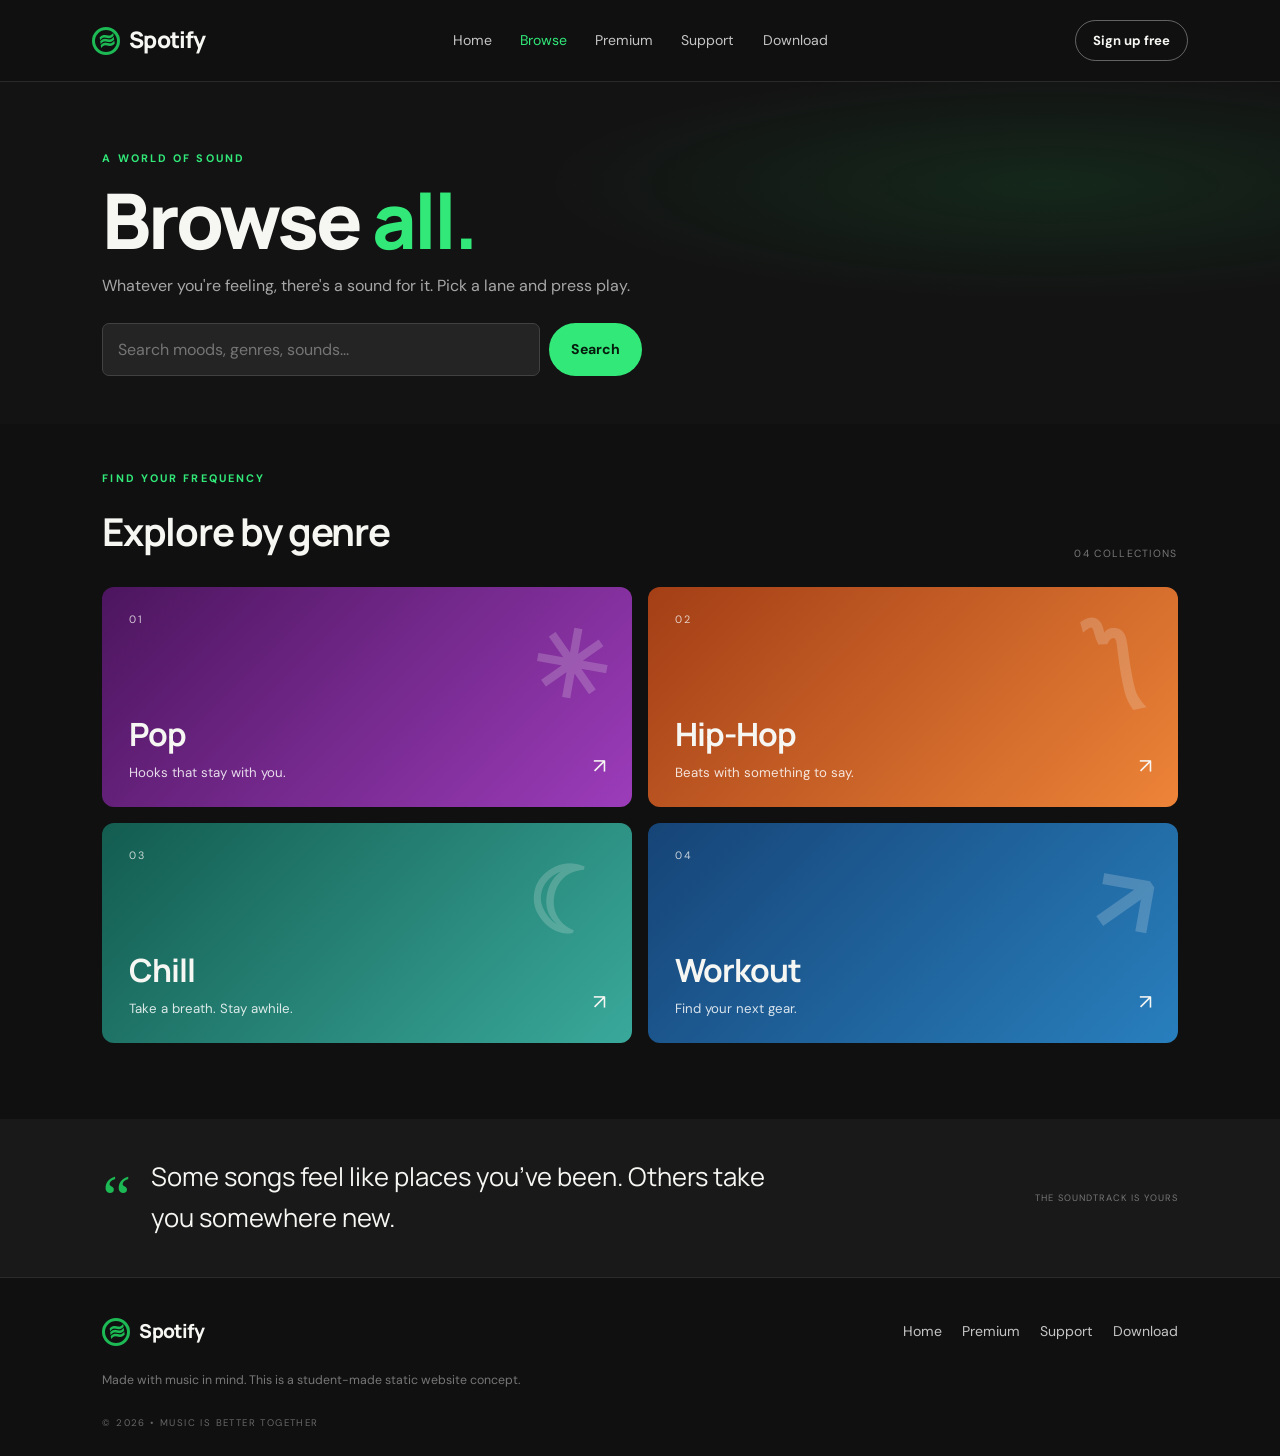
<file: browse.html>
<!DOCTYPE html>
<html lang="en">
<head>
  <meta charset="UTF-8">
  <meta name="viewport" content="width=device-width, initial-scale=1.0">
  <title>Browse Music — Spotify</title>
  <link rel="stylesheet" href="style.css">
</head>
<body>
  <header class="site-header">
    <a class="brand" href="index.html" aria-label="Spotify home"><span class="brand-mark">●</span> Spotify</a>
    <nav class="main-nav" aria-label="Main navigation">
      <a href="index.html">Home</a><a class="active" href="browse.html">Browse</a><a href="index.html#premium">Premium</a><a href="index.html#support">Support</a><a href="index.html#download">Download</a>
    </nav>
    <a class="nav-cta" href="signup.html">Sign up free</a>
  </header>

  <main class="page-main">
    <section class="page-intro">
      <p class="eyebrow">A WORLD OF SOUND</p>
      <h1 id="page-title">Browse <span>all.</span></h1>
      <p>Whatever you're feeling, there's a sound for it. Pick a lane and press play.</p>
      <form class="search-form" action="browse.html" method="get">
        <label class="sr-only" for="music-search">Search music genres</label>
        <input id="music-search" type="search" name="q" placeholder="Search moods, genres, sounds..." aria-label="Search moods and genres">
        <button type="submit" class="button button-green">Search</button>
      </form>
    </section>

    <section class="section-wrap browse-section">
      <div class="section-heading"><div><p class="eyebrow">FIND YOUR FREQUENCY</p><h2>Explore by genre</h2></div><span class="muted-label">04 COLLECTIONS</span></div>
      <div class="genre-grid">
        <a class="genre-card genre-pop" href="playlist.html"><span class="genre-number">01</span><span class="genre-symbol">✳</span><div><h2>Pop</h2><p>Hooks that stay with you.</p></div><span class="genre-arrow">↗</span></a>
        <a class="genre-card genre-hiphop" href="playlist.html"><span class="genre-number">02</span><span class="genre-symbol">〽</span><div><h2>Hip-Hop</h2><p>Beats with something to say.</p></div><span class="genre-arrow">↗</span></a>
        <a class="genre-card genre-chill" href="playlist.html"><span class="genre-number">03</span><span class="genre-symbol">☾</span><div><h2>Chill</h2><p>Take a breath. Stay awhile.</p></div><span class="genre-arrow">↗</span></a>
        <a class="genre-card genre-workout" href="playlist.html"><span class="genre-number">04</span><span class="genre-symbol">↗</span><div><h2>Workout</h2><p>Find your next gear.</p></div><span class="genre-arrow">↗</span></a>
      </div>
    </section>
    <section class="quote-strip"><span class="quote-mark">“</span><p>Some songs feel like places you’ve been. Others take you somewhere new.</p><span class="quote-credit">THE SOUNDTRACK IS YOURS</span></section>
  </main>

  <footer class="site-footer" id="support">
    <a class="brand footer-brand" href="index.html"><span class="brand-mark">●</span> Spotify</a>
    <div class="footer-links"><a href="index.html">Home</a><a href="index.html#premium">Premium</a><a href="#support">Support</a><a href="index.html#download">Download</a></div>
    <p>Made with music in mind. This is a student-made static website concept.</p>
    <span class="footer-note">© 2026 • MUSIC IS BETTER TOGETHER</span>
  </footer>
</body>
</html>
</file>
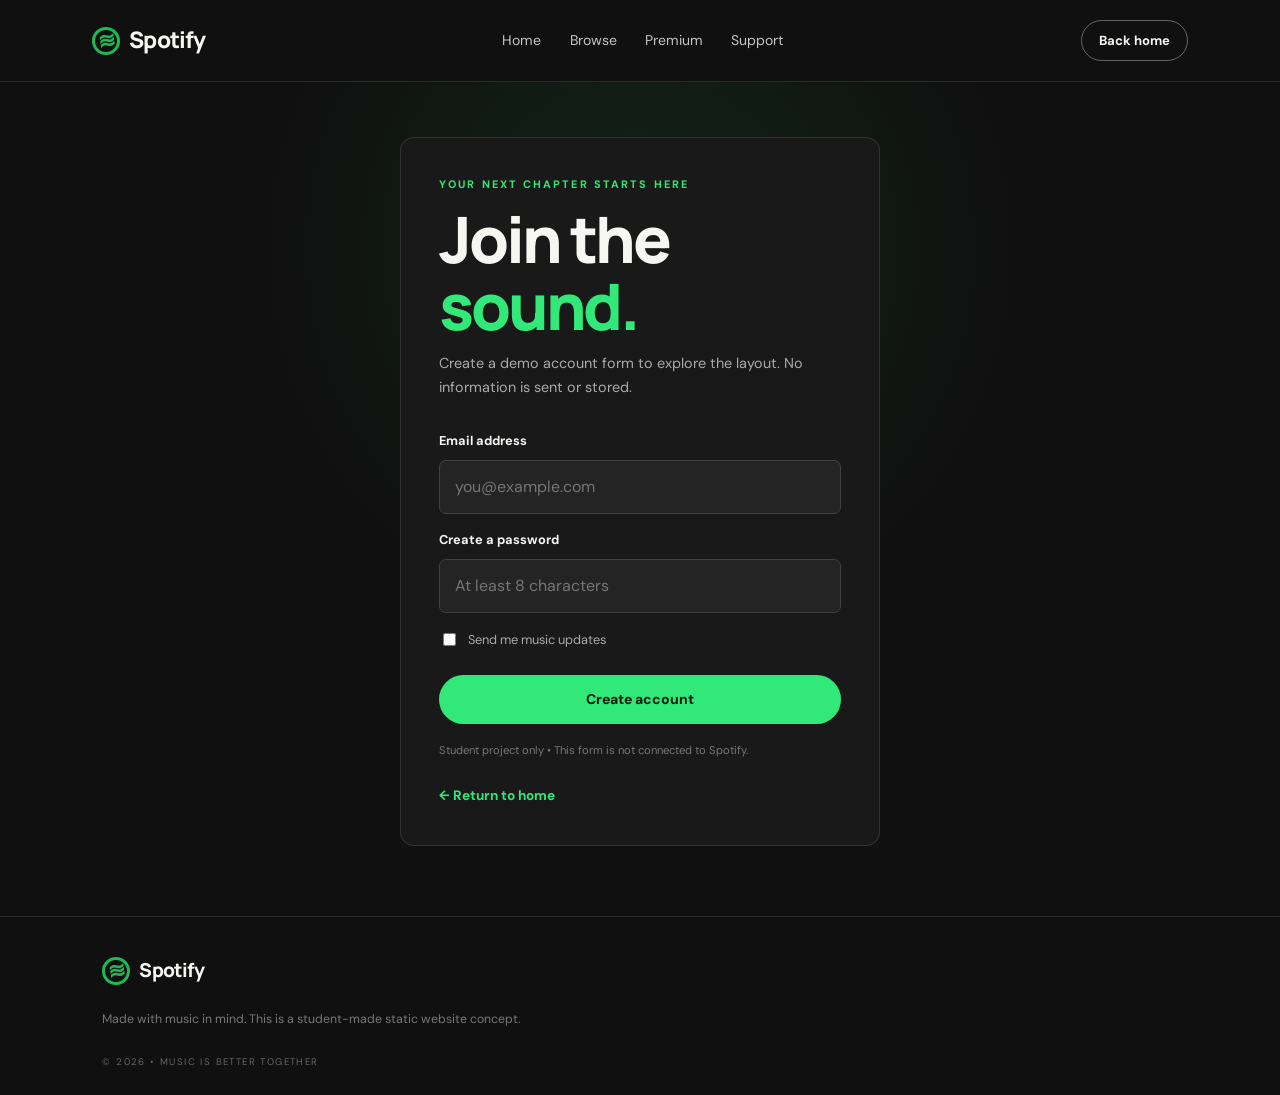
<file: signup.html>
<!DOCTYPE html>
<html lang="en">
<head>
  <meta charset="UTF-8">
  <meta name="viewport" content="width=device-width, initial-scale=1.0">
  <title>Sign Up — Spotify Concept</title>
  <link rel="stylesheet" href="style.css">
</head>
<body>
  <header class="site-header">
    <a class="brand" href="index.html"><span class="brand-mark">●</span> Spotify</a>
    <nav class="main-nav" aria-label="Main navigation"><a href="index.html">Home</a><a href="browse.html">Browse</a><a href="index.html#premium">Premium</a><a href="index.html#support">Support</a></nav>
    <a class="nav-cta" href="index.html">Back home</a>
  </header>
  <main class="signup-main">
    <section class="signup-card">
      <p class="eyebrow">YOUR NEXT CHAPTER STARTS HERE</p>
      <h1>Join the <span>sound.</span></h1>
      <p>Create a demo account form to explore the layout. No information is sent or stored.</p>
      <form class="signup-form" action="#" method="get">
        <label for="email">Email address</label>
        <input id="email" name="email" type="email" placeholder="you@example.com" required>
        <label for="password">Create a password</label>
        <input id="password" name="password" type="password" placeholder="At least 8 characters" minlength="8" required>
        <label class="checkbox-label"><input type="checkbox" name="updates"> Send me music updates</label>
        <button class="button button-green" type="submit">Create account</button>
      </form>
      <p class="form-footnote">Student project only • This form is not connected to Spotify.</p>
      <a class="text-link" href="index.html">← Return to home</a>
    </section>
  </main>
  <footer class="site-footer"><a class="brand footer-brand" href="index.html"><span class="brand-mark">●</span> Spotify</a><p>Made with music in mind. This is a student-made static website concept.</p><span class="footer-note">© 2026 • MUSIC IS BETTER TOGETHER</span></footer>
</body>
</html>
</file>
<file: style.css>
@import url('https://fonts.googleapis.com/css2?family=DM+Sans:wght@400;500;600;700&family=Manrope:wght@400;500;600;700;800&display=swap');

:root {
  --green: #1DB954;
  --green-bright: #31e879;
  --black: #191414;
  --background: #101010;
  --panel: #191919;
  --panel-light: #222222;
  --muted: #a7a7a7;
  --white: #f6f6f3;
  --line: rgba(255,255,255,.11);
}
* { box-sizing: border-box; }
html { scroll-behavior: smooth; }
body { margin: 0; background: var(--background); color: var(--white); font-family: 'DM Sans', sans-serif; line-height: 1.6; }
a { color: inherit; text-decoration: none; }
img { display: block; max-width: 100%; }
.site-header { min-height: 82px; padding: 0 7.2%; display: flex; align-items: center; justify-content: space-between; gap: 28px; border-bottom: 1px solid var(--line); background: rgba(16,16,16,.94); }
.brand { display: inline-flex; align-items: center; gap: 9px; font-family: 'Manrope', sans-serif; font-size: 1.42rem; font-weight: 800; letter-spacing: -.8px; white-space: nowrap; }
.brand-mark { width: 28px; height: 28px; display: inline-flex; align-items: center; justify-content: center; border: 3px solid var(--green); color: var(--green); border-radius: 50%; font-size: 0; position: relative; }
.brand-mark::after { content: '≋'; position: absolute; font-size: 21px; font-weight: 800; line-height: 1; transform: rotate(-8deg); }
.main-nav { display: flex; align-items: center; justify-content: center; gap: clamp(13px, 2.2vw, 32px); }
.main-nav a, .footer-links a { color: #c5c5c5; font-size: .88rem; transition: color .2s ease; }
.main-nav a:hover, .main-nav a.active, .footer-links a:hover { color: var(--green-bright); }
.nav-cta { border: 1px solid rgba(255,255,255,.35); border-radius: 999px; padding: 9px 17px; font-size: .82rem; font-weight: 700; white-space: nowrap; transition: .2s ease; }
.nav-cta:hover { background: var(--white); color: var(--black); }
.hero { min-height: 535px; padding: 70px 10% 65px; display: flex; align-items: center; justify-content: space-between; gap: 60px; overflow: hidden; background: radial-gradient(ellipse at 76% 48%, rgba(29,185,84,.13), transparent 35%), linear-gradient(120deg, #101010 35%, #141b16 100%); }
.hero-copy { max-width: 600px; position: relative; z-index: 1; }
.eyebrow { color: var(--green-bright); font-size: .68rem; font-weight: 700; letter-spacing: 2.1px; margin: 0 0 13px; }
h1, h2, h3, p { margin-top: 0; }
h1, h2, h3 { font-family: 'Manrope', sans-serif; }
.hero h1, .page-intro h1, .playlist-info h1, .signup-card h1 { font-size: clamp(2.8rem, 5vw, 5.2rem); line-height: 1.04; letter-spacing: -3px; margin: 0 0 22px; font-weight: 800; }
h1 span, h2 span { color: var(--green-bright); }
.hero-description { max-width: 480px; color: #b6b6b6; font-size: 1.02rem; line-height: 1.8; }
.hero-actions { display: flex; flex-wrap: wrap; gap: 13px; margin-top: 28px; }
.button { display: inline-flex; justify-content: center; align-items: center; gap: 10px; border: 0; border-radius: 999px; padding: 13px 22px; font: inherit; font-size: .88rem; font-weight: 700; cursor: pointer; transition: transform .2s ease, background .2s ease, color .2s ease; }
.button:hover { transform: translateY(-2px); }
.button-green { color: #071b0d; background: var(--green-bright); }
.button-green:hover { background: #75f5a4; }
.button-outline { border: 1px solid #686868; color: var(--white); background: transparent; }
.button-outline:hover { border-color: var(--white); }
.button-dark { background: var(--black); color: white; }
.button-dark:hover { background: #333; }
.micro-copy { color: #737373; font-size: .76rem; margin: 19px 0 0; letter-spacing: .2px; }
.hero-art { width: min(37vw, 390px); min-width: 270px; aspect-ratio: 1; position: relative; display: grid; place-items: center; }
.art-orbit { position: absolute; border: 1px solid rgba(49,232,121,.2); border-radius: 50%; }
.orbit-one { inset: 4%; }
.orbit-two { inset: 15%; border-style: dashed; }
.art-disc { width: 61%; aspect-ratio: 1; border-radius: 50%; display: grid; place-items: center; color: #101010; font-size: 5.4rem; background: radial-gradient(circle at 30% 25%, #b5ffcb, #31e879 36%, #147d3b 100%); box-shadow: 0 0 90px rgba(29,185,84,.19); transform: rotate(-16deg); }
.art-disc::before, .art-disc::after { content: ''; position: absolute; inset: 13%; border: 1px solid rgba(0,0,0,.16); border-radius: 50%; }
.art-disc::after { inset: 27%; }
.art-disc span { z-index: 1; font-size: 5rem; }
.floating-note { position: absolute; color: var(--green-bright); font-size: 2.5rem; font-weight: 700; }
.note-one { top: 7%; right: 11%; transform: rotate(13deg); }
.note-two { left: 8%; bottom: 13%; transform: rotate(-12deg); }
.art-caption { position: absolute; right: -2%; bottom: 11%; background: #202820; border: 1px solid rgba(49,232,121,.25); border-radius: 7px; padding: 10px 13px; font-size: .57rem; letter-spacing: 1.4px; color: #d9ffe5; }
.live-dot { display: inline-block; width: 6px; height: 6px; background: var(--green-bright); border-radius: 50%; margin-right: 7px; }
.section-wrap { padding: 62px 8% 76px; }
.section-heading { display: flex; align-items: end; justify-content: space-between; gap: 20px; margin-bottom: 25px; }
.section-heading h2 { font-size: clamp(1.7rem, 3vw, 2.5rem); letter-spacing: -1.3px; margin: 0; }
.text-link { color: var(--green-bright); font-size: .85rem; font-weight: 700; }
.text-link span { margin-left: 5px; }
.text-link:hover { color: white; }
.playlist-grid { display: grid; grid-template-columns: repeat(3, minmax(0,1fr)); gap: 19px; }
.playlist-card { position: relative; overflow: hidden; border-radius: 12px; background: var(--panel); border: 1px solid var(--line); transition: transform .25s ease, border-color .25s ease; }
.playlist-card:hover { transform: translateY(-5px); border-color: rgba(49,232,121,.45); }
.playlist-card img { width: 100%; aspect-ratio: 1.35; object-fit: cover; filter: saturate(.8); }
.card-content { padding: 20px 20px 22px; }
.card-kicker { color: var(--green-bright); font-size: .61rem; letter-spacing: 1.5px; font-weight: 700; }
.card-content h3 { margin: 9px 0 5px; font-size: 1.18rem; }
.card-content p { color: var(--muted); margin: 0; font-size: .84rem; }
.play-fab { position: absolute; right: 18px; top: calc(100% - 117px); width: 43px; height: 43px; border-radius: 50%; background: var(--green-bright); color: #071b0d; display: grid; place-items: center; font-size: .82rem; box-shadow: 0 7px 20px #0007; opacity: 0; transform: translateY(8px); transition: .2s ease; }
.playlist-card:hover .play-fab { opacity: 1; transform: translateY(0); }
.wide-banner { margin: 0 8% 65px; padding: 34px 39px; display: flex; align-items: center; justify-content: space-between; gap: 25px; border-radius: 13px; background: var(--green); color: #0b1c10; }
.wide-banner .eyebrow { color: #164d2a; }
.wide-banner h2 { font-size: clamp(1.5rem, 3vw, 2.4rem); margin: 0 0 5px; letter-spacing: -1px; }
.wide-banner p:not(.eyebrow) { margin: 0; font-size: .9rem; color: #163c24; }
.site-footer { padding: 38px 8% 26px; border-top: 1px solid var(--line); display: flex; align-items: center; flex-wrap: wrap; justify-content: space-between; gap: 24px; }
.footer-brand { font-size: 1.2rem; }
.footer-links { display: flex; flex-wrap: wrap; gap: 20px; }
.site-footer > p { flex-basis: 100%; margin: 0; color: #777; font-size: .77rem; }
.footer-note { color: #666; font-size: .6rem; letter-spacing: 1.4px; }
.page-main { min-height: 60vh; }
.page-intro { padding: 68px 8% 48px; background: radial-gradient(ellipse at 82% 30%, rgba(29,185,84,.12), transparent 34%), #131313; }
.page-intro h1 { font-size: clamp(3.1rem, 6vw, 5rem); margin-bottom: 13px; }
.page-intro > p:not(.eyebrow) { max-width: 540px; color: var(--muted); margin-bottom: 24px; }
.search-form { max-width: 540px; display: flex; gap: 9px; }
.search-form input, .signup-form input { width: 100%; min-width: 0; background: #242424; color: white; border: 1px solid #414141; border-radius: 7px; padding: 13px 15px; font: inherit; outline: none; }
.search-form input:focus, .signup-form input:focus { border-color: var(--green-bright); box-shadow: 0 0 0 3px rgba(49,232,121,.1); }
.browse-section { padding-top: 46px; }
.muted-label { color: #777; font-size: .65rem; letter-spacing: 1.3px; }
.genre-grid { display: grid; grid-template-columns: repeat(2, minmax(0,1fr)); gap: 16px; }
.genre-card { min-height: 220px; padding: 24px 27px; border-radius: 12px; position: relative; overflow: hidden; display: flex; flex-direction: column; justify-content: space-between; transition: transform .2s ease, filter .2s ease; }
.genre-card:hover { transform: translateY(-4px); filter: brightness(1.1); }
.genre-pop { background: linear-gradient(135deg, #4c155e, #9c3cba); }
.genre-hiphop { background: linear-gradient(135deg, #a33e16, #ed8438); }
.genre-chill { background: linear-gradient(135deg, #135c50, #39a99b); }
.genre-workout { background: linear-gradient(135deg, #164477, #287fbd); }
.genre-number { font-size: .67rem; letter-spacing: 1.5px; opacity: .8; }
.genre-symbol { position: absolute; top: 8px; right: 24px; font-size: 5.7rem; font-weight: 800; opacity: .2; transform: rotate(10deg); }
.genre-card h2 { font-size: 2rem; margin: 0 0 2px; letter-spacing: -1px; }
.genre-card p { margin: 0; font-size: .83rem; color: #ffffffd6; }
.genre-arrow { position: absolute; bottom: 25px; right: 26px; font-size: 1.3rem; }
.quote-strip { padding: 38px 8%; background: #191919; display: flex; align-items: center; gap: 20px; }
.quote-mark { color: var(--green); font-family: Georgia, serif; font-size: 4rem; line-height: 1; }
.quote-strip p { margin: 0; max-width: 640px; font-family: 'Manrope', sans-serif; font-size: clamp(1.1rem, 2vw, 1.6rem); }
.quote-credit { margin-left: auto; color: #777; font-size: .58rem; letter-spacing: 1px; white-space: nowrap; }
.playlist-page { padding-top: 25px; }
.back-link { display: inline-block; margin: 0 8% 22px; color: #aaa; font-size: .84rem; }
.back-link:hover { color: var(--green-bright); }
.playlist-hero { padding: 32px 8% 50px; display: flex; align-items: end; gap: clamp(25px, 5vw, 60px); background: radial-gradient(ellipse at 23% 45%, rgba(29,185,84,.16), transparent 50%), #171717; }
.playlist-cover { width: min(32%, 300px); aspect-ratio: 1; object-fit: cover; border-radius: 8px; box-shadow: 0 15px 35px #0006; }
.playlist-info { max-width: 650px; }
.playlist-info h1 { font-size: clamp(2.5rem, 5vw, 4.7rem); margin-bottom: 16px; }
.playlist-description { color: #b5b5b5; max-width: 550px; }
.playlist-meta { color: #999; font-size: .8rem; margin: 17px 0 20px; }
.playlist-meta strong { color: white; }
.play-button { min-width: 112px; }
.tracks-section { padding: 54px 8% 40px; }
.table-wrap { overflow-x: auto; }
table { width: 100%; border-collapse: collapse; text-align: left; font-size: .87rem; }
thead { color: #888; font-size: .69rem; text-transform: uppercase; letter-spacing: 1px; }
th { font-weight: 500; padding: 13px 15px; border-bottom: 1px solid var(--line); }
td { padding: 14px 15px; border-bottom: 1px solid rgba(255,255,255,.06); color: #aaa; }
tbody tr { transition: background .2s ease; }
tbody tr:hover { background: #1e1e1e; }
tbody tr:hover td { color: white; }
td strong { display: block; color: #f4f4f4; font-weight: 600; }
.track-num { color: #777; width: 45px; }
.track-sub { display: block; color: #777; font-size: .73rem; }
.duration { text-align: right; white-space: nowrap; }
.static-note { color: #777; font-size: .75rem; margin-top: 18px; }
.signup-main { min-height: 70vh; padding: 55px 20px 70px; display: grid; place-items: center; background: radial-gradient(ellipse at 50% 20%, rgba(29,185,84,.12), transparent 42%); }
.signup-card { width: min(100%, 480px); padding: 38px; background: #191919; border: 1px solid var(--line); border-radius: 14px; }
.signup-card h1 { font-size: clamp(2.7rem, 7vw, 4rem); margin-bottom: 13px; }
.signup-card > p:not(.eyebrow) { color: #aaa; font-size: .9rem; }
.signup-form { display: flex; flex-direction: column; gap: 9px; margin: 25px 0 18px; }
.signup-form label { font-size: .8rem; font-weight: 700; margin-top: 7px; }
.signup-form .checkbox-label { display: flex; align-items: center; gap: 9px; color: #aaa; font-weight: 400; margin: 8px 0; }
.checkbox-label input { width: auto; accent-color: var(--green); }
.signup-form button { margin-top: 8px; }
.form-footnote { font-size: .7rem !important; color: #777 !important; margin-bottom: 22px; }
.sr-only { position: absolute; width: 1px; height: 1px; padding: 0; margin: -1px; overflow: hidden; clip: rect(0,0,0,0); white-space: nowrap; border: 0; }
#page-title { scroll-margin-top: 20px; }

@media (max-width: 850px) {
  .site-header { padding: 18px 5%; flex-wrap: wrap; gap: 15px; }
  .main-nav { order: 3; flex-basis: 100%; justify-content: flex-start; overflow-x: auto; padding: 3px 0; }
  .hero { padding: 60px 7%; gap: 20px; }
  .hero-art { min-width: 210px; }
  .section-wrap { padding-left: 6%; padding-right: 6%; }
  .playlist-grid { gap: 12px; }
  .card-content { padding: 15px; }
  .wide-banner { margin-left: 6%; margin-right: 6%; }
}
@media (max-width: 600px) {
  .hero { min-height: auto; padding-top: 48px; flex-direction: column; align-items: flex-start; }
  .hero h1 { font-size: 3.2rem; }
  .hero-art { width: 75%; min-width: 0; align-self: center; margin-top: 8px; }
  .playlist-grid { grid-template-columns: 1fr; }
  .playlist-card { display: grid; grid-template-columns: 115px 1fr; min-height: 125px; align-items: center; }
  .playlist-card img { height: 100%; aspect-ratio: auto; min-height: 125px; }
  .card-content { padding: 12px 14px; }
  .card-content h3 { font-size: 1rem; }
  .card-content p { font-size: .76rem; }
  .play-fab { opacity: 1; transform: none; top: auto; bottom: 13px; right: 12px; width: 32px; height: 32px; font-size: .65rem; }
  .wide-banner { margin-bottom: 42px; padding: 25px; align-items: flex-start; flex-direction: column; }
  .site-footer { padding-left: 6%; padding-right: 6%; }
  .footer-links { gap: 13px; }
  .genre-grid { grid-template-columns: 1fr; }
  .genre-card { min-height: 185px; }
  .quote-strip { align-items: flex-start; flex-wrap: wrap; gap: 12px; }
  .quote-credit { margin-left: 0; flex-basis: 100%; }
  .playlist-hero { flex-direction: column; align-items: flex-start; padding: 20px 6% 38px; }
  .playlist-cover { width: min(70%, 260px); }
  .playlist-info h1 { font-size: 3rem; }
  .tracks-section { padding-left: 6%; padding-right: 6%; }
  th, td { padding: 12px 10px; }
  .signup-card { padding: 27px 22px; }
}
</file>
